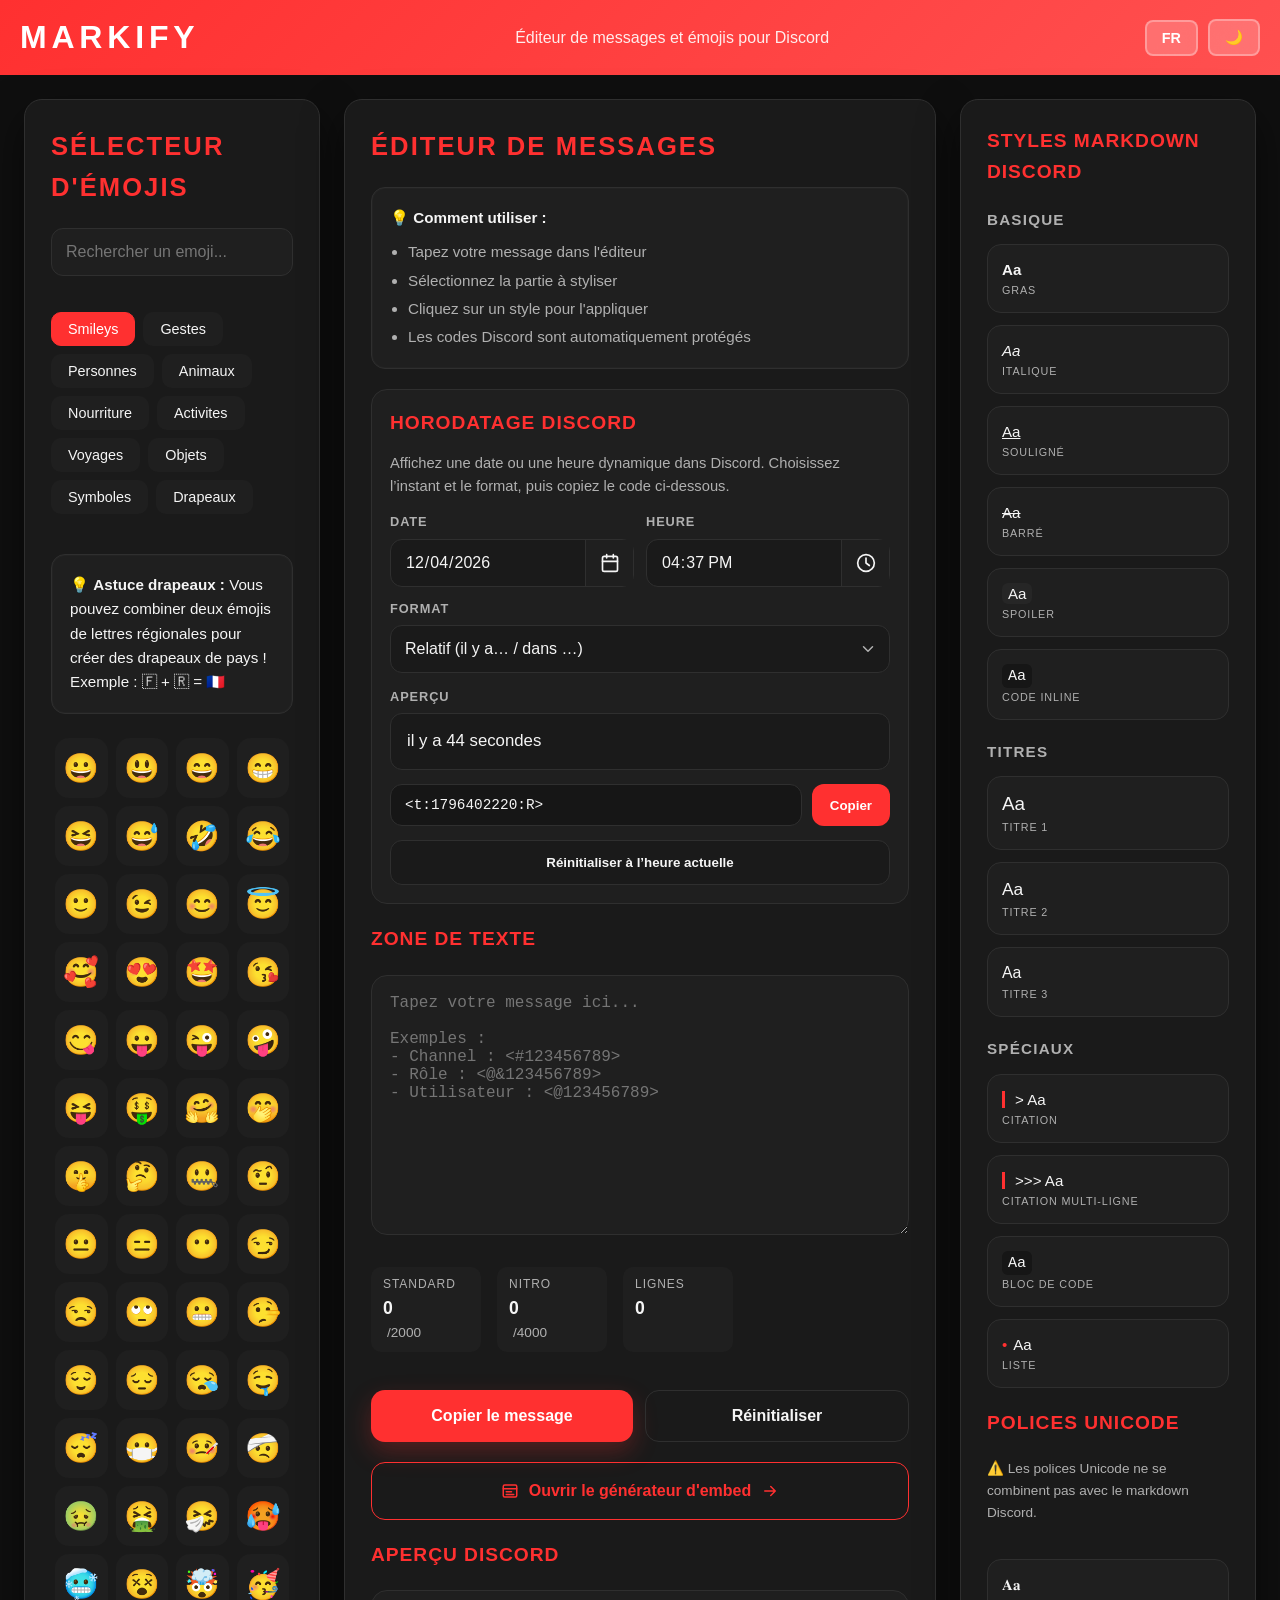
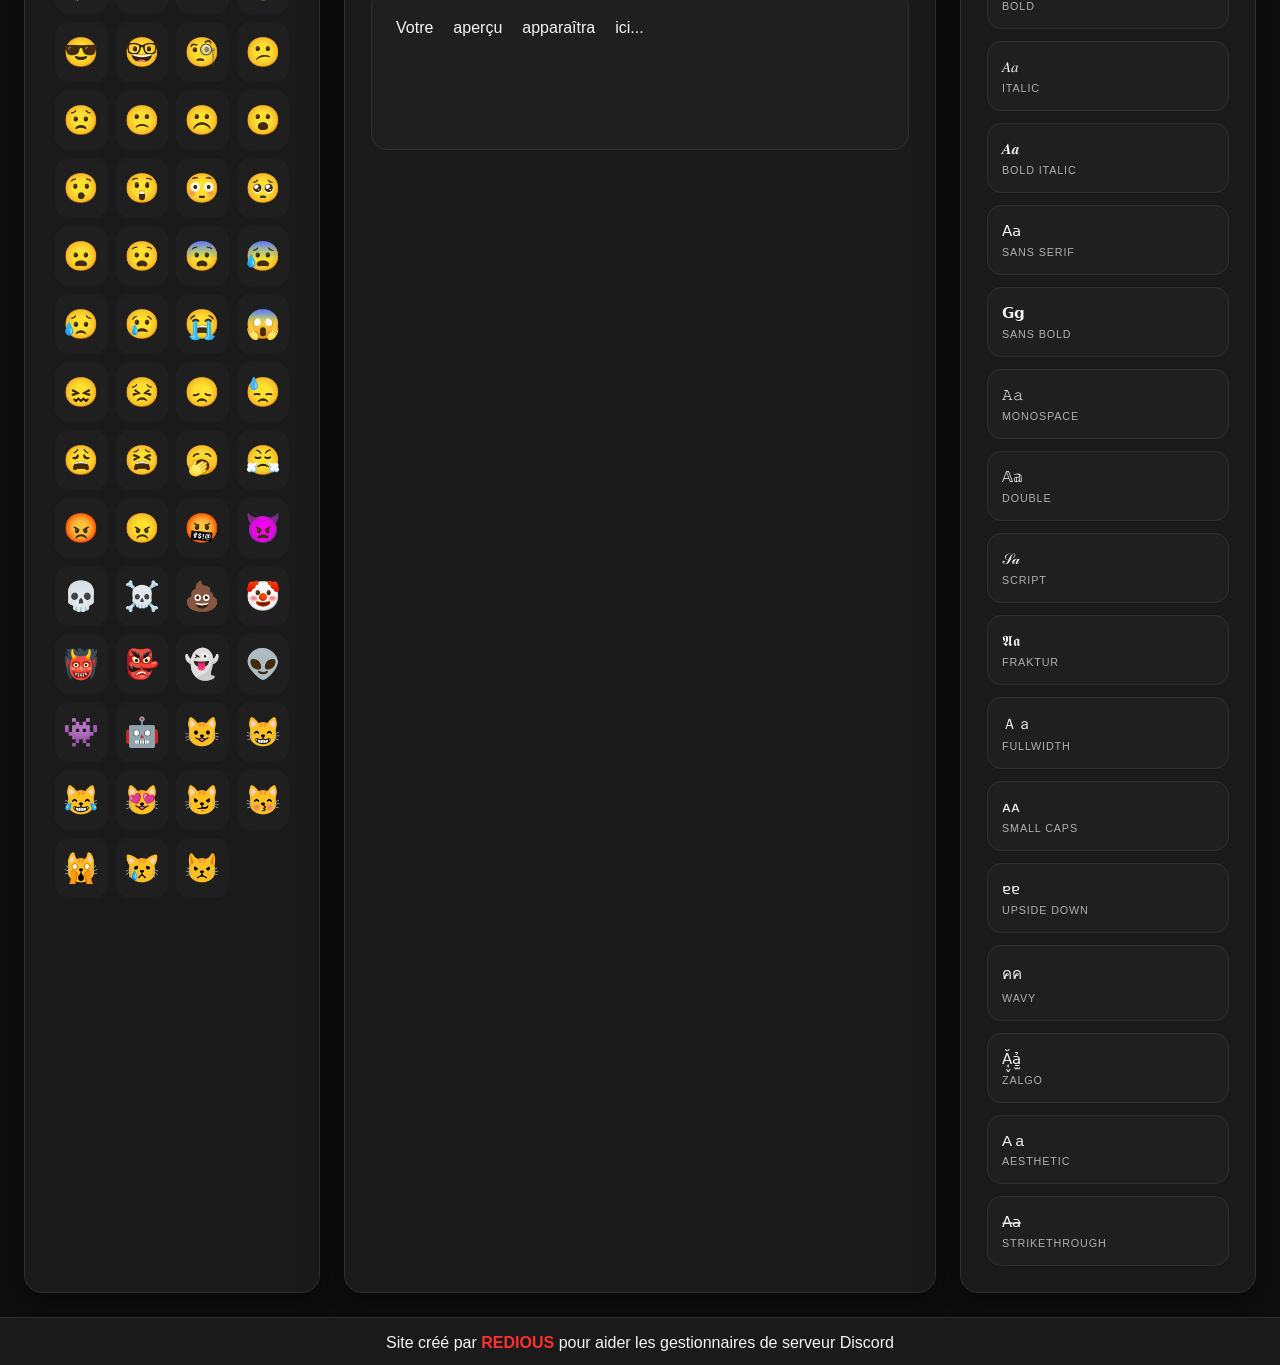
<file: index.html>
<!DOCTYPE html>
<html lang="fr">
<head>
    <meta charset="UTF-8">
    <meta name="viewport" content="width=device-width, initial-scale=1.0">
    <title>Markify - Emoji & Message Editor</title>
    <meta name="description" content="Composez rapidement vos messages Discord avec Markdown, emojis et polices Unicode grâce à Markify.">
    <meta property="og:title" content="Markify – Éditeur Markdown & Emojis pour Discord">
    <meta property="og:description" content="Préparez, prévisualisez et copiez vos messages Discord avec styles, emojis et polices personnalisées.">
    <meta property="og:type" content="website">
    <meta property="og:url" content="https://devredious.github.io/discord_tools_no_official/">
    <meta property="og:locale" content="fr_FR">
    <meta property="og:image" content="https://devredious.github.io/discord_tools_no_official/markify-share1.png">
    <meta property="og:image:secure_url" content="https://devredious.github.io/discord_tools_no_official/markify-share1.png">
    <meta property="og:image:type" content="image/png">
    <meta property="og:image:width" content="1200">
    <meta property="og:image:height" content="630">
    <meta name="twitter:card" content="summary_large_image">
    <meta name="twitter:title" content="Markify – Éditeur Markdown & Emojis pour Discord">
    <meta name="twitter:description" content="Préparez, prévisualisez et copiez vos messages Discord avec styles, emojis et polices personnalisées.">
    <meta name="twitter:image" content="https://devredious.github.io/discord_tools_no_official/markify-share1.png">
    <meta name="twitter:image:alt" content="Markify – Éditeur Markdown & Emojis pour Discord">
    <link rel="stylesheet" href="style.css">
    <link rel="icon" type="image/svg+xml" href="favicon.svg">
</head>
<body>
    <script>try{if(localStorage.getItem('markify-theme')==='light')document.body.classList.add('light');}catch(e){}</script>
    <header>
        <h1>MARKIFY</h1>
        <p id="subtitle">Éditeur de messages et émojis pour Discord</p>
        <div class="controls">
            <button class="control-btn" id="langBtn">FR</button>
            <button class="control-btn" id="themeBtn">🌙</button>
        </div>
    </header>

    <div class="main-container">
        <!-- EMOJI COLUMN -->
        <section class="column column-emoji">
            <h2 class="column-title"><span id="emojiTitle">Sélecteur d'Émojis</span></h2>

            <input type="text" id="emojiSearch" class="search-box" placeholder="Rechercher un emoji...">

            <div class="tabs" id="emojiTabs"></div>

            <div id="flagInfo" class="info-box" style="display:none;">
                💡 <strong>Astuce drapeaux :</strong> Vous pouvez combiner deux émojis de lettres régionales pour créer des drapeaux de pays !<br>
                Exemple : 🇫 + 🇷 = 🇫🇷
            </div>

            <div class="emoji-grid" id="emojiGrid"></div>
        </section>

        <!-- TEXT EDITOR COLUMN -->
        <section class="column column-editor">
            <h2 class="column-title"><span id="editorTitle">Éditeur de Messages</span></h2>

            <div class="info-box">
                💡 <strong id="editorInfoTitle">Comment utiliser :</strong>
                <div id="editorInfoText">
                    <ul>
                        <li>Tapez votre message dans l'éditeur</li>
                        <li>Sélectionnez la partie à styliser</li>
                        <li>Cliquez sur un style pour l'appliquer</li>
                        <li>Les codes Discord sont automatiquement protégés</li>
                    </ul>
                </div>
            </div>

            <div class="timestamp-tool" id="timestampTool">
                <div class="section-header" id="timestampBlockTitle"></div>
                <p class="timestamp-intro" id="timestampIntro"></p>
                <div class="timestamp-fields">
                    <div class="timestamp-field timestamp-tap">
                        <label for="tsDate" id="tsDateLabel"></label>
                        <div class="timestamp-input-shell">
                            <input type="date" id="tsDate" class="timestamp-input timestamp-input-in-shell" autocomplete="off">
                            <button type="button" class="timestamp-icon-btn" id="tsDateBtn" aria-label="Ouvrir le calendrier" title="Ouvrir le calendrier">
                                <svg class="timestamp-svg" xmlns="http://www.w3.org/2000/svg" width="20" height="20" viewBox="0 0 24 24" fill="none" stroke="currentColor" stroke-width="2" stroke-linecap="round" stroke-linejoin="round" aria-hidden="true"><rect x="3" y="4" width="18" height="18" rx="2"/><path d="M16 2v4M8 2v4M3 10h18"/></svg>
                            </button>
                        </div>
                    </div>
                    <div class="timestamp-field timestamp-tap">
                        <label for="tsTime" id="tsTimeLabel"></label>
                        <div class="timestamp-input-shell">
                            <input type="time" id="tsTime" class="timestamp-input timestamp-input-in-shell" step="60" autocomplete="off">
                            <button type="button" class="timestamp-icon-btn" id="tsTimeBtn" aria-label="Ouvrir le sélecteur d'heure" title="Ouvrir le sélecteur d'heure">
                                <svg class="timestamp-svg" xmlns="http://www.w3.org/2000/svg" width="20" height="20" viewBox="0 0 24 24" fill="none" stroke="currentColor" stroke-width="2" stroke-linecap="round" stroke-linejoin="round" aria-hidden="true"><circle cx="12" cy="12" r="10"/><path d="M12 6v6l4 3"/></svg>
                            </button>
                        </div>
                    </div>
                    <div class="timestamp-field timestamp-field-wide">
                        <label for="tsStyle" id="tsStyleLabel"></label>
                        <select id="tsStyle" class="timestamp-input timestamp-select"></select>
                    </div>
                </div>
                <div class="timestamp-field">
                    <span class="timestamp-preview-label" id="tsPreviewLabel"></span>
                    <div id="tsPreview" class="timestamp-preview" aria-live="polite"></div>
                </div>
                <div class="timestamp-code-row">
                    <input type="text" id="tsOutput" class="timestamp-code-input" readonly>
                    <button type="button" class="timestamp-copy-btn" id="tsCopyBtn"></button>
                </div>
                <button type="button" class="timestamp-reset-full" id="tsResetBtn"></button>
            </div>

            <div class="editor-workspace">
                <div class="section-header" id="textEditorTitle">Zone de Texte</div>
                <textarea id="messageEditor" class="message-editor" placeholder="Tapez votre message ici..."></textarea>

                <div class="editor-stats">
                    <div class="stat-item">
                        <span class="stat-label">Standard</span>
                        <span id="charCount" class="stat-value">0</span><span class="stat-total">/2000</span>
                    </div>
                    <div class="stat-item">
                        <span class="stat-label">Nitro</span>
                        <span id="charCountNitro" class="stat-value">0</span><span class="stat-total">/4000</span>
                    </div>
                    <div class="stat-item">
                        <span class="stat-label">Lignes</span>
                        <span id="lineCount" class="stat-value">0</span>
                    </div>
                </div>

                <div class="button-group">
                    <button type="button" class="copy-btn">
                        <span id="copyBtnText">Copier le message</span>
                    </button>
                    <button type="button" class="reset-btn">
                        <span id="resetBtnText">Réinitialiser</span>
                    </button>
                </div>

                <a href="embed.html" class="embed-link-btn" id="embedLink">
                    <svg class="embed-link-icon" xmlns="http://www.w3.org/2000/svg" width="18" height="18" viewBox="0 0 24 24" fill="none" stroke="currentColor" stroke-width="2" stroke-linecap="round" stroke-linejoin="round" aria-hidden="true"><rect x="3" y="4" width="18" height="16" rx="2"/><path d="M3 9h18M7 13h7M7 16.5h10"/></svg>
                    <span id="embedLinkText">Ouvrir le générateur d'embed</span>
                    <svg class="embed-link-arrow" xmlns="http://www.w3.org/2000/svg" width="18" height="18" viewBox="0 0 24 24" fill="none" stroke="currentColor" stroke-width="2" stroke-linecap="round" stroke-linejoin="round" aria-hidden="true"><path d="M5 12h14M13 6l6 6-6 6"/></svg>
                </a>

                <div class="section-header" id="previewTitle">Aperçu Discord</div>
                <div id="messagePreview" class="preview-box">Votre aperçu apparaîtra ici...</div>

            </div>
        </section>

        <!-- STYLES COLUMN -->
        <section class="column column-styles">
            <div class="section-header" id="markdownTitle">Styles Markdown Discord</div>

            <div class="style-family">
                <div class="style-group-header" id="basicMarkdownTitle">Basique</div>
                <div class="style-grid" id="basicMarkdown"></div>
            </div>

            <div class="style-family">
                <div class="style-group-header" id="headingMarkdownTitle">Titres</div>
                <div class="style-grid" id="headingMarkdown"></div>
            </div>

            <div class="style-family">
                <div class="style-group-header" id="specialMarkdownTitle">Spéciaux</div>
                <div class="style-grid" id="specialMarkdown"></div>
            </div>

            <div class="section-header" id="fontsTitle">Polices Unicode</div>
            <p class="info-note" id="fontsInfo">⚠️ Combiner Markdown et polices Unicode peut altérer l'affichage final sur Discord.</p>
            <div class="style-grid unicode-grid" id="fontGrid"></div>
        </section>
    </div>

    <footer>
        <p><span id="footerText">Site créé par</span> <a href="https://discord.gg/6b4NYRNsRC" target="_blank" rel="noopener">REDIOUS</a> <span id="footerText2">pour aider les gestionnaires de serveur Discord</span></p>
    </footer>

    <div id="notification" class="notification"></div>

    <script src="script.js" type="module"></script>
</body>
</html>
</file>
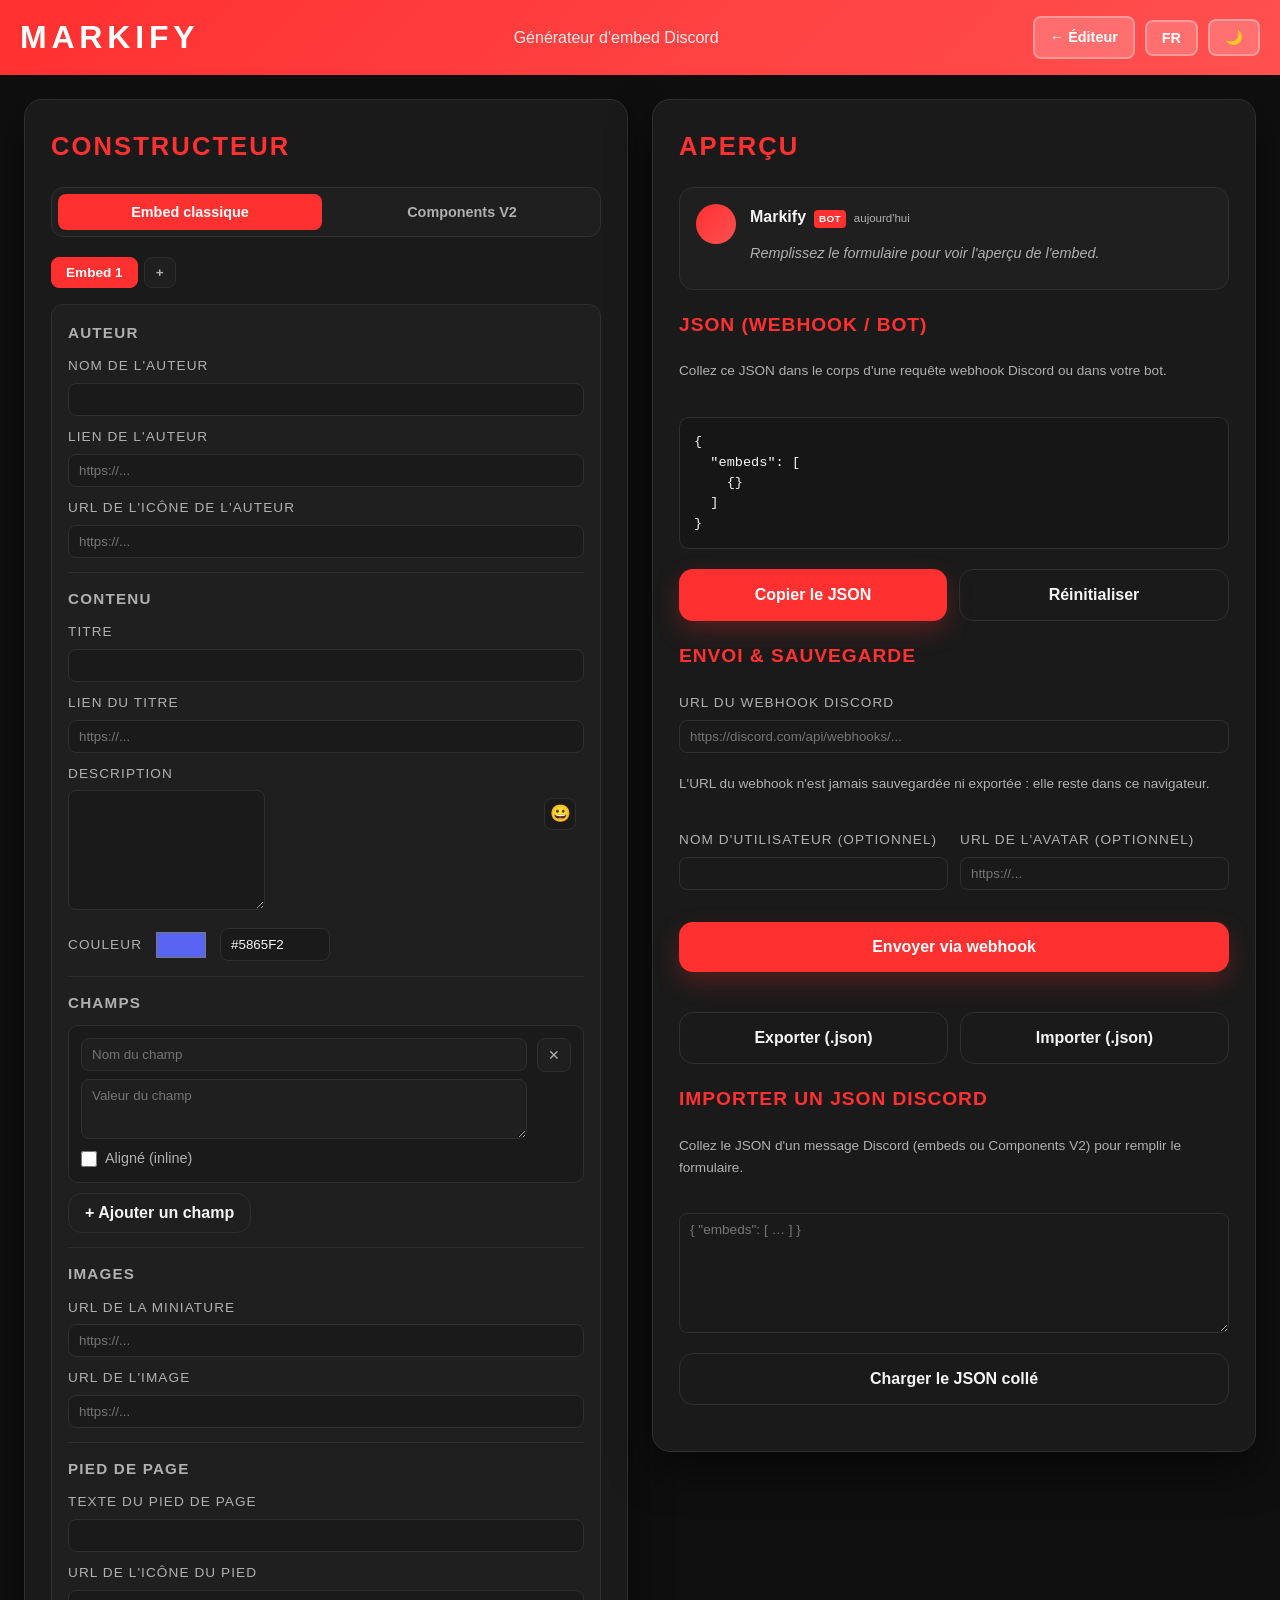
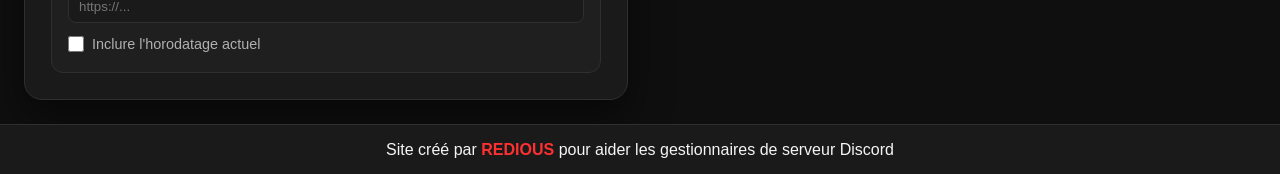
<file: embed.html>
<!DOCTYPE html>
<html lang="fr">
<head>
    <meta charset="UTF-8">
    <meta name="viewport" content="width=device-width, initial-scale=1.0">
    <title>Markify - Générateur d'embed Discord</title>
    <meta name="description" content="Construisez, prévisualisez et exportez des embeds Discord (JSON webhook/bot) avec Markify.">
    <link rel="stylesheet" href="style.css">
    <link rel="icon" type="image/svg+xml" href="favicon.svg">
</head>
<body>
    <script>try{if(localStorage.getItem('markify-theme')==='light')document.body.classList.add('light');}catch(e){}</script>
    <header>
        <h1>MARKIFY</h1>
        <p id="subtitle">Générateur d'embed Discord</p>
        <div class="controls">
            <a class="control-btn" id="backLink" href="index.html">← Éditeur</a>
            <button class="control-btn" id="langBtn">FR</button>
            <button class="control-btn" id="themeBtn">🌙</button>
        </div>
    </header>

    <div class="embed-container">
        <!-- BUILDER COLUMN -->
        <section class="column">
            <h2 class="column-title"><span id="builderTitle">Constructeur</span></h2>

            <div class="mode-toggle" role="tablist">
                <button type="button" class="mode-btn active" id="modeEmbedBtn" role="tab" aria-selected="true">Embed classique</button>
                <button type="button" class="mode-btn" id="modeV2Btn" role="tab" aria-selected="false">Components V2</button>
            </div>

            <div id="embedPane">
            <div class="embed-tabs" id="embedTabs"></div>
            <div class="embed-builder">
                <!-- AUTHOR -->
                <div class="embed-group">
                    <div class="style-group-header" id="authorLegend">Auteur</div>
                    <div class="embed-field">
                        <label for="authorName" id="authorNameLabel">Nom de l'auteur</label>
                        <input type="text" id="authorName" maxlength="256" autocomplete="off">
                    </div>
                    <div class="embed-field">
                        <label for="authorUrl" id="authorUrlLabel">Lien de l'auteur</label>
                        <input type="text" id="authorUrl" autocomplete="off" placeholder="https://...">
                    </div>
                    <div class="embed-field">
                        <label for="authorIcon" id="authorIconLabel">URL de l'icône de l'auteur</label>
                        <input type="text" id="authorIcon" autocomplete="off" placeholder="https://...">
                    </div>
                </div>

                <!-- BODY -->
                <div class="embed-group">
                    <div class="style-group-header" id="bodyLegend">Contenu</div>
                    <div class="embed-field">
                        <label for="embedTitle" id="titleLabel">Titre</label>
                        <input type="text" id="embedTitle" maxlength="256" autocomplete="off">
                    </div>
                    <div class="embed-field">
                        <label for="titleUrl" id="titleUrlLabel">Lien du titre</label>
                        <input type="text" id="titleUrl" autocomplete="off" placeholder="https://...">
                    </div>
                    <div class="embed-field">
                        <label for="embedDescription" id="descriptionLabel">Description</label>
                        <div class="field-with-emoji">
                            <textarea id="embedDescription" maxlength="4096"></textarea>
                            <button type="button" class="emoji-trigger" id="emojiBtn" title="Emojis" aria-label="Emojis">😀</button>
                            <div class="emoji-popover" id="emojiPopover" hidden>
                                <input type="text" id="emojiPopoverSearch" class="emoji-popover-search" autocomplete="off" placeholder="Rechercher…">
                                <div class="emoji-popover-grid" id="emojiPopoverGrid"></div>
                            </div>
                        </div>
                    </div>
                    <div class="embed-field color-field">
                        <label for="embedColor" id="colorLabel">Couleur</label>
                        <input type="color" id="embedColor" value="#5865f2">
                        <input type="text" id="embedColorHex" class="color-hex" value="#5865F2" maxlength="7" autocomplete="off" spellcheck="false">
                    </div>
                </div>

                <!-- FIELDS -->
                <div class="embed-group">
                    <div class="style-group-header" id="fieldsLegend">Champs</div>
                    <div id="fieldsList" class="embed-fields-list"></div>
                    <button type="button" class="reset-btn embed-add-btn" id="addFieldBtn">+ <span id="addFieldText">Ajouter un champ</span></button>
                </div>

                <!-- IMAGES -->
                <div class="embed-group">
                    <div class="style-group-header" id="mediaLegend">Images</div>
                    <div class="embed-field">
                        <label for="thumbnailUrl" id="thumbnailLabel">URL de la miniature</label>
                        <input type="text" id="thumbnailUrl" autocomplete="off" placeholder="https://...">
                    </div>
                    <div class="embed-field">
                        <label for="imageUrl" id="imageLabel">URL de l'image</label>
                        <input type="text" id="imageUrl" autocomplete="off" placeholder="https://...">
                    </div>
                </div>

                <!-- FOOTER -->
                <div class="embed-group">
                    <div class="style-group-header" id="footerLegend">Pied de page</div>
                    <div class="embed-field">
                        <label for="footerText" id="footerTextLabel">Texte du pied de page</label>
                        <input type="text" id="footerText" maxlength="2048" autocomplete="off">
                    </div>
                    <div class="embed-field">
                        <label for="footerIcon" id="footerIconLabel">URL de l'icône du pied</label>
                        <input type="text" id="footerIcon" autocomplete="off" placeholder="https://...">
                    </div>
                    <label class="embed-checkbox">
                        <input type="checkbox" id="timestampToggle">
                        <span id="timestampLabel">Inclure l'horodatage actuel</span>
                    </label>
                </div>
            </div>
            </div>

            <div id="v2Pane" hidden>
                <p class="info-note" id="v2Intro">Components V2 : construisez le message par blocs. Le JSON utilise le flag 32768 et remplace complètement content/embeds.</p>
                <div class="v2-toolbar" id="v2Toolbar"></div>
                <div class="v2-blocks" id="v2Root"></div>
            </div>
        </section>

        <!-- PREVIEW & OUTPUT COLUMN -->
        <section class="column">
            <h2 class="column-title"><span id="previewColTitle">Aperçu</span></h2>

            <div class="discord-preview">
                <div class="discord-message">
                    <div class="discord-avatar"></div>
                    <div class="discord-message-body">
                        <div class="discord-message-header">
                            <span class="discord-username" id="botName">Markify</span>
                            <span class="discord-bot-tag">BOT</span>
                            <span class="discord-message-time" id="botTime">aujourd'hui</span>
                        </div>
                        <div id="embedPreview" class="discord-embed-wrapper"></div>
                    </div>
                </div>
            </div>

            <div class="section-header" id="jsonTitle">JSON (webhook / bot)</div>
            <p class="info-note" id="jsonInfo">Collez ce JSON dans le corps d'une requête webhook Discord ou dans votre bot.</p>
            <pre id="embedOutput" class="embed-output"></pre>
            <div id="validationPanel" class="validation-panel" hidden></div>

            <div class="button-group">
                <button type="button" class="copy-btn" id="copyJsonBtn"><span id="copyJsonText">Copier le JSON</span></button>
                <button type="button" class="reset-btn" id="resetBtn"><span id="resetText">Réinitialiser</span></button>
            </div>

            <div class="section-header" id="deliveryTitle">Envoi & sauvegarde</div>

            <div class="embed-field">
                <label for="webhookUrl" id="webhookLabel">URL du webhook Discord</label>
                <input type="text" id="webhookUrl" autocomplete="off" spellcheck="false" placeholder="https://discord.com/api/webhooks/...">
            </div>
            <p class="info-note" id="webhookInfo">L'URL du webhook n'est jamais sauvegardée ni exportée : elle reste dans ce navigateur.</p>
            <div class="webhook-overrides">
                <div class="embed-field">
                    <label for="webhookUsername" id="webhookUsernameLabel">Nom d'utilisateur (optionnel)</label>
                    <input type="text" id="webhookUsername" maxlength="80" autocomplete="off">
                </div>
                <div class="embed-field">
                    <label for="webhookAvatar" id="webhookAvatarLabel">URL de l'avatar (optionnel)</label>
                    <input type="text" id="webhookAvatar" autocomplete="off" placeholder="https://...">
                </div>
            </div>
            <div class="button-group">
                <button type="button" class="copy-btn" id="sendWebhookBtn"><span id="sendText">Envoyer via webhook</span></button>
            </div>
            <p class="embed-status" id="webhookStatus" role="status" aria-live="polite"></p>

            <div class="button-group">
                <button type="button" class="reset-btn" id="exportBtn"><span id="exportText">Exporter (.json)</span></button>
                <button type="button" class="reset-btn" id="importBtn"><span id="importText">Importer (.json)</span></button>
            </div>
            <input type="file" id="importFile" accept="application/json,.json" hidden>

            <div class="section-header" id="importJsonTitle">Importer un JSON Discord</div>
            <p class="info-note" id="importJsonInfo">Collez le JSON d'un message Discord (embeds ou Components V2) pour remplir le formulaire.</p>
            <div class="embed-field">
                <textarea id="pasteJson" class="paste-json" spellcheck="false" placeholder='{ "embeds": [ … ] }'></textarea>
            </div>
            <div class="button-group">
                <button type="button" class="reset-btn" id="loadPasteBtn"><span id="loadPasteText">Charger le JSON collé</span></button>
            </div>
            <p class="embed-status" id="pasteStatus" role="status" aria-live="polite"></p>
        </section>
    </div>

    <footer>
        <p><span id="footerCredit">Site créé par</span> <a href="https://discord.gg/6b4NYRNsRC" target="_blank" rel="noopener">REDIOUS</a> <span id="footerCredit2">pour aider les gestionnaires de serveur Discord</span></p>
    </footer>

    <div id="notification" class="notification"></div>

    <script src="embed.js" type="module"></script>
</body>
</html>
</file>
<file: style.css>
* {
    margin: 0;
    padding: 0;
    box-sizing: border-box;
}

html,
body {
    height: 100%;
}

:root {
    --bg-primary: #0f0f0f;
    --bg-secondary: #1a1a1a;
    --bg-tertiary: #1f1f1f;
    --bg-hover: #262626;
    --text-primary: #f5f5f5;
    --text-secondary: #b0b0b0;
    --accent: #ff3030;
    --accent-hover: #ff5050;
    --success: #5fd7a4;
    --warning: #ffd166;
    --error: #ff6b6b;
    --border: #2f2f2f;
    --code-bg: #161616;
    --shadow: rgba(0, 0, 0, 0.5);
}

body.light {
    --bg-primary: #ffffff;
    --bg-secondary: #f5f5f5;
    --bg-tertiary: #f0f0f0;
    --bg-hover: #e2e2e2;
    --text-primary: #1a1a1a;
    --text-secondary: #4c4c4c;
    --accent: #c10000;
    --accent-hover: #ff0000;
    --success: #1f7a56;
    --warning: #b35c00;
    --error: #d60032;
    --border: #d6d6d6;
    --code-bg: #e7e7e7;
    --shadow: rgba(0, 0, 0, 0.15);
}

body {
    font-family: 'Segoe UI', Tahoma, Geneva, Verdana, sans-serif;
    background: var(--bg-primary);
    color: var(--text-primary);
    line-height: 1.6;
    transition: background 0.3s, color 0.3s;
    min-height: 100%;
    display: flex;
    flex-direction: column;
}

.emoji-item, #messagePreview {
    font-family: "Apple Color Emoji", "Segoe UI Emoji", "Noto Color Emoji", "Android Emoji", "Twemoji Mozilla", "EmojiOne Color", sans-serif;
}

/* HEADER */
header {
    background: linear-gradient(135deg, var(--accent), var(--accent-hover));
    padding: 12px 20px;
    display: flex;
    align-items: center;
    flex-wrap: wrap;
    gap: 20px;
}

header h1 {
    font-size: 2em;
    color: #fff;
    letter-spacing: 0.15em;
    margin: 0;
}

header p {
    color: rgba(255, 255, 255, 0.9);
    font-size: 1em;
    flex: 1;
    text-align: center;
    margin: 0;
}

/* CONTROLS */
.controls {
    display: flex;
    gap: 10px;
    align-items: center;
    margin-left: auto;
}

.control-btn {
    background: rgba(255, 255, 255, 0.2);
    border: 2px solid rgba(255, 255, 255, 0.3);
    color: #fff;
    padding: 8px 15px;
    border-radius: 8px;
    cursor: pointer;
    font-size: 0.9em;
    font-weight: 600;
    transition: all 0.3s;
    -webkit-backdrop-filter: blur(10px);
    backdrop-filter: blur(10px);
}

.control-btn:hover {
    background: rgba(255, 255, 255, 0.3);
    transform: translateY(-2px);
}

/* MAIN LAYOUT */
.main-container {
    display: grid;
    grid-template-columns: minmax(0, 1fr) minmax(0, 2fr) minmax(0, 1fr);
    grid-template-areas: "emoji editor styles";
    gap: 24px;
    padding: 24px;
    max-width: 1700px;
    margin: 0 auto;
    width: 100%;
    flex: 1;
}

.column {
    background: var(--bg-secondary);
    border-radius: 18px;
    border: 1px solid var(--border);
    padding: 26px;
    box-shadow: 0 18px 40px var(--shadow);
    display: flex;
    flex-direction: column;
    gap: 20px;
    transition: transform 0.3s ease, box-shadow 0.3s ease;
    overflow: hidden;
    min-height: 0;
}

.column:hover {
    transform: translateY(-2px);
    box-shadow: 0 22px 46px var(--shadow);
}

.column-emoji {
    grid-area: emoji;
}

.column-editor {
    grid-area: editor;
    overflow: visible;
}

.column-styles {
    grid-area: styles;
}

.column-title {
    font-size: 1.6em;
    color: var(--accent);
    display: flex;
    align-items: center;
    gap: 10px;
    text-transform: uppercase;
    letter-spacing: 0.08em;
}

/* EMOJI SECTION */
.search-box {
    width: 100%;
    padding: 14px;
    background: var(--bg-tertiary);
    border: 1px solid var(--border);
    border-radius: 12px;
    color: var(--text-primary);
    font-size: 1em;
    margin-bottom: 16px;
    transition: border-color 0.3s ease, box-shadow 0.3s ease;
}

.search-box:focus {
    outline: none;
    border-color: var(--accent);
    box-shadow: 0 0 0 3px rgba(255, 48, 48, 0.2);
}

.tabs {
    display: flex;
    gap: 8px;
    flex-wrap: wrap;
    margin-bottom: 20px;
}

.tab {
    background: var(--bg-tertiary);
    color: var(--text-primary);
    border: 1px solid transparent;
    padding: 8px 16px;
    border-radius: 10px;
    cursor: pointer;
    font-size: 0.9em;
    transition: all 0.3s ease;
}

.tab:hover {
    background: var(--bg-hover);
    transform: translateY(-1px);
}

.tab.active {
    background: var(--accent);
    color: #fff;
    border-color: var(--accent);
}

.emoji-grid {
    display: grid;
    grid-template-columns: repeat(auto-fill, minmax(50px, 1fr));
    gap: 8px;
    overflow-y: auto;
    padding: 4px;
}

.emoji-item {
    background: var(--bg-tertiary);
    border: 1px solid transparent;
    border-radius: 14px;
    padding: 12px;
    font-size: 1.8em;
    text-align: center;
    cursor: pointer;
    transition: all 0.3s ease;
    display: flex;
    align-items: center;
    justify-content: center;
}

.emoji-item:hover {
    background: var(--bg-hover);
    border-color: var(--accent);
    transform: scale(1.12);
}

.emoji-item:active {
    transform: scale(1.04);
}

/* EDITOR SECTION */
.info-box {
    background: var(--bg-tertiary);
    padding: 18px;
    border-radius: 14px;
    border: 1px solid var(--border);
    box-shadow: inset 0 0 0 1px rgba(255, 255, 255, 0.02);
    font-size: 0.95em;
    line-height: 1.6;
}

.info-box ul {
    margin-top: 10px;
    margin-left: 18px;
    list-style: disc;
    color: var(--text-secondary);
}

.info-box li + li {
    margin-top: 4px;
}

.section-header {
    font-size: 1.2em;
    font-weight: 700;
    letter-spacing: 0.05em;
    text-transform: uppercase;
    color: var(--accent);
}

.style-group-header {
    font-size: 0.95em;
    font-weight: 600;
    color: var(--text-secondary);
    letter-spacing: 0.08em;
    text-transform: uppercase;
}

.style-family {
    display: flex;
    flex-direction: column;
    gap: 12px;
}

.style-grid {
    display: grid;
    grid-template-columns: repeat(auto-fill, minmax(150px, 1fr));
    gap: 12px;
}

.unicode-grid {
    grid-template-columns: repeat(auto-fill, minmax(180px, 1fr));
}

.style-btn {
    background: var(--bg-tertiary);
    border: 1px solid var(--border);
    color: var(--text-primary);
    padding: 16px 14px;
    border-radius: 14px;
    cursor: pointer;
    font-size: 0.9em;
    transition: all 0.3s ease;
    text-align: left;
    display: flex;
    flex-direction: column;
    gap: 6px;
    position: relative;
}

.style-btn::after {
    content: '';
    position: absolute;
    inset: 0;
    border-radius: 14px;
    border: 1px solid transparent;
    pointer-events: none;
    transition: border-color 0.3s ease;
}

.style-btn:hover {
    background: var(--bg-hover);
    transform: translateY(-2px);
}

.style-btn:hover::after,
.style-btn:focus-visible::after {
    border-color: var(--accent);
}

.style-btn.active {
    background: var(--accent);
    color: #fff;
    border-color: var(--accent);
}

.style-btn.active .style-caption {
    color: rgba(255, 255, 255, 0.85);
}

.style-preview {
    font-size: 1.05em;
}

.style-caption {
    font-size: 0.75em;
    letter-spacing: 0.08em;
    text-transform: uppercase;
    color: var(--text-secondary);
}

.preview-underline {
    text-decoration: underline;
}

.preview-spoiler {
    background: var(--bg-hover);
    padding: 2px 6px;
    border-radius: 6px;
}

.preview-code {
    background: var(--code-bg);
    padding: 3px 6px;
    border-radius: 6px;
    font-family: 'Consolas', 'Monaco', monospace;
}

.preview-heading.h1 {
    font-size: 1.25em;
}

.preview-heading.h2 {
    font-size: 1.15em;
}

.preview-heading.h3 {
    font-size: 1.05em;
}

.preview-quote {
    padding-left: 10px;
    border-left: 3px solid var(--accent);
}

.preview-list {
    display: flex;
    align-items: center;
    gap: 6px;
}

.preview-list::before {
    content: '•';
    color: var(--accent);
}

#messageEditor {
    width: 100%;
    min-height: 260px;
    padding: 18px;
    background: var(--bg-tertiary);
    border: 1px solid var(--border);
    border-radius: 16px;
    color: var(--text-primary);
    font-size: 1em;
    font-family: 'Consolas', 'Monaco', monospace;
    resize: vertical;
    transition: border-color 0.3s ease, box-shadow 0.3s ease;
}

#messageEditor:focus {
    outline: none;
    border-color: var(--accent);
    box-shadow: 0 0 0 3px rgba(255, 48, 48, 0.18);
}

.preview-box {
    background: var(--bg-tertiary);
    padding: 24px;
    border-radius: 16px;
    min-height: 160px;
    border: 1px solid var(--border);
    word-wrap: break-word;
    white-space: pre-wrap;
    font-family: 'Segoe UI', sans-serif;
    transition: border-color 0.3s ease;
}

.editor-workspace {
    display: flex;
    flex-direction: column;
    gap: 20px;
    flex: 1;
}

.button-group {
    display: flex;
    gap: 12px;
}

.copy-btn, .reset-btn {
    flex: 1;
    padding: 16px;
    border-radius: 14px;
    font-size: 1em;
    font-weight: 600;
    cursor: pointer;
    transition: all 0.3s ease;
    border: none;
}

.copy-btn {
    background: var(--accent);
    color: #fff;
    box-shadow: 0 10px 25px rgba(255, 48, 48, 0.25);
}

.copy-btn:hover {
    background: var(--accent-hover);
    transform: translateY(-2px);
}

.reset-btn {
    background: transparent;
    color: var(--text-primary);
    border: 1px solid var(--border);
}

.reset-btn:hover {
    background: var(--bg-hover);
    transform: translateY(-2px);
}

/* Embed generator CTA */
.embed-link-btn {
    display: flex;
    align-items: center;
    justify-content: center;
    gap: 10px;
    padding: 15px 18px;
    border-radius: 14px;
    border: 1px solid var(--accent);
    background: transparent;
    color: var(--accent);
    font-size: 1em;
    font-weight: 600;
    text-decoration: none;
    cursor: pointer;
    transition: background 0.25s ease, color 0.25s ease, transform 0.25s ease, box-shadow 0.25s ease;
}

.embed-link-btn:hover,
.embed-link-btn:focus-visible {
    background: var(--accent);
    color: #fff;
    transform: translateY(-2px);
    box-shadow: 0 10px 25px rgba(255, 48, 48, 0.25);
}

.embed-link-btn:focus-visible {
    outline: 3px solid var(--accent);
    outline-offset: 2px;
}

.embed-link-icon {
    flex-shrink: 0;
}

.embed-link-arrow {
    flex-shrink: 0;
    transition: transform 0.25s ease;
}

.embed-link-btn:hover .embed-link-arrow,
.embed-link-btn:focus-visible .embed-link-arrow {
    transform: translateX(4px);
}

.control-btn:focus-visible,
.tab:focus-visible,
.style-btn:focus-visible,
.emoji-item:focus-visible,
.copy-btn:focus-visible,
.reset-btn:focus-visible {
    outline: 3px solid var(--accent);
    outline-offset: 2px;
}

/* FOOTER */
footer {
    background: var(--bg-secondary);
    padding: 12px 20px;
    text-align: center;
    border-top: 1px solid var(--border);
    flex-shrink: 0;
}

footer a {
    color: var(--accent);
    text-decoration: none;
    font-weight: 600;
    transition: color 0.3s;
}

footer a:hover {
    color: var(--accent-hover);
    text-decoration: underline;
}

/* NOTIFICATION */
.notification {
    position: fixed;
    bottom: 30px;
    right: 30px;
    background: var(--bg-tertiary);
    color: var(--text-primary);
    padding: 16px 28px;
    border-radius: 14px;
    font-weight: 600;
    letter-spacing: 0.03em;
    opacity: 0;
    transform: translateY(20px);
    transition: all 0.3s ease;
    pointer-events: none;
    z-index: 1000;
    max-width: min(320px, calc(100% - 40px));
    width: max-content;
    border: 1px solid var(--border);
}

.notification.show {
    opacity: 1;
    transform: translateY(0);
}

.notification.success {
    background: var(--success);
    color: var(--bg-primary);
}

.notification.warning {
    background: var(--warning);
    color: var(--bg-primary);
}

.notification.error {
    background: var(--error);
    color: #fff;
}

.info-note {
    font-size: 0.85em;
    color: var(--text-secondary);
    margin-bottom: 15px;
}

.empty-state {
    text-align: center;
    padding: 30px 10px;
    color: var(--text-secondary);
    background: var(--bg-tertiary);
    border-radius: 10px;
}

.preview-box pre {
    background: var(--bg-hover);
    padding: 12px;
    border-radius: 8px;
    overflow-x: auto;
    font-family: 'Consolas', 'Monaco', monospace;
}

.preview-box blockquote {
    border-left: 4px solid var(--accent);
    margin: 10px 0;
    padding-left: 12px;
    color: var(--text-secondary);
}

.preview-box .preview-spoiler {
    background: var(--text-secondary);
    color: transparent;
    border-radius: 4px;
    padding: 0 4px;
}

.preview-box .preview-spoiler.revealed {
    color: inherit;
}

.preview-box .list-item {
    margin-left: 18px;
    color: var(--text-secondary);
}

/* RESPONSIVE */
@media (max-width: 1200px) {
    .main-container {
        grid-template-columns: 1fr;
        grid-template-areas:
            "emoji"
            "editor"
            "styles";
        gap: 20px;
    }

    .controls {
        justify-content: center;
        margin-top: 10px;
        margin-left: 0;
    }

    .column {
        max-height: none;
        overflow: visible;
        max-height: none;
    }
}

@media (max-width: 768px) {
    header {
        padding: 12px 16px;
    }

    .main-container {
        padding: 15px;
    }

    .column {
        padding: 20px;
    }

    .controls {
        flex-direction: column;
        align-items: stretch;
        width: 100%;
        gap: 8px;
        margin-left: 0;
    }

    .control-btn {
        width: 100%;
        text-align: center;
    }

    .notification {
        left: 50%;
        right: auto;
        transform: translateX(-50%) translateY(20px);
    }

    .notification.show {
        transform: translateX(-50%) translateY(0);
    }
}

/* SCROLLBAR */
::-webkit-scrollbar {
    width: 10px;
}

::-webkit-scrollbar-track {
    background: var(--bg-tertiary);
}

::-webkit-scrollbar-thumb {
    background: var(--border);
    border-radius: 5px;
}

::-webkit-scrollbar-thumb:hover {
    background: var(--accent);
}

/* --- Markify Enhancements --- */
.editor-stats {
    display: flex;
    gap: 16px;
    margin: 12px 0 18px;
    flex-wrap: wrap;
}

.stat-item {
    background: var(--bg-tertiary);
    padding: 8px 12px;
    border-radius: 10px;
    display: flex;
    flex-direction: column;
    min-width: 110px;
}

.stat-label {
    font-size: 0.75rem;
    text-transform: uppercase;
    letter-spacing: 0.08em;
    color: var(--text-secondary);
}

.stat-value {
    font-weight: 600;
    font-size: 1.1rem;
}

.stat-value.limit-warning {
    color: var(--warning);
}

.stat-value.limit-danger {
    color: var(--error);
}

.stat-total {
    font-size: 0.85rem;
    color: var(--text-secondary);
    margin-left: 4px;
}


















.embed-builder {
    background: var(--bg-tertiary);
    border-radius: 12px;
    padding: 16px;
    margin-top: 16px;
    border: 1px solid var(--border);
    display: flex;
    flex-direction: column;
    gap: 14px;
}

.embed-field {
    display: flex;
    flex-direction: column;
    gap: 6px;
}

.embed-field label {
    font-size: 0.85rem;
    text-transform: uppercase;
    letter-spacing: 0.08em;
    color: var(--text-secondary);
}

.embed-field input[type="text"],
.embed-field textarea {
    background: var(--bg-secondary);
    color: var(--text-primary);
    border: 1px solid var(--border);
    border-radius: 8px;
    padding: 8px 10px;
    font-family: inherit;
}

.embed-field textarea {
    min-height: 120px;
    resize: vertical;
}

.color-field {
    flex-direction: row;
    align-items: center;
    gap: 12px;
}

.color-field input[type="color"] {
    width: 54px;
    height: 34px;
    border: none;
    background: transparent;
    cursor: pointer;
}

.embed-actions {
    display: flex;
    gap: 12px;
    align-items: center;
}

.embed-status {
    font-size: 0.85rem;
    color: var(--text-secondary);
}

.embed-status.success {
    color: var(--success);
}

.embed-status.error {
    color: var(--error);
}

.embed-output {
    background: var(--code-bg);
    border: 1px solid var(--border);
    color: var(--text-primary);
    border-radius: 10px;
    padding: 14px;
    font-family: "Consolas", "Monaco", monospace;
    font-size: 0.85rem;
    line-height: 1.5;
    max-height: 320px;
    overflow: auto;
    white-space: pre;
    margin: 0;
}

/* Discord dynamic timestamp */
.timestamp-tool {
    background: var(--bg-tertiary);
    border-radius: 16px;
    border: 1px solid var(--border);
    padding: 18px;
    display: flex;
    flex-direction: column;
    gap: 14px;
    flex-shrink: 0;
}

body:not(.light) .timestamp-tool input[type="date"],
body:not(.light) .timestamp-tool input[type="time"] {
    color-scheme: dark;
}

body.light .timestamp-tool input[type="date"],
body.light .timestamp-tool input[type="time"] {
    color-scheme: light;
}

.timestamp-input-shell {
    display: flex;
    align-items: stretch;
    background: var(--bg-secondary);
    border: 1px solid var(--border);
    border-radius: 12px;
    min-height: 48px;
    transition: border-color 0.2s ease, box-shadow 0.2s ease;
}

.timestamp-input-shell:focus-within {
    border-color: var(--accent);
    box-shadow: 0 0 0 3px rgba(255, 48, 48, 0.15);
}

.timestamp-input-in-shell {
    flex: 1;
    min-width: 0;
    border: none !important;
    border-radius: 0 !important;
    background: transparent !important;
    box-shadow: none !important;
    padding: 12px 8px 12px 14px !important;
    position: relative;
}

.timestamp-input-in-shell:focus {
    outline: none;
    box-shadow: none !important;
}

/* Une seule icône : masquer le sélecteur natif (Chromium / Safari / Edge) */
.timestamp-input-shell input[type="date"]::-webkit-calendar-picker-indicator,
.timestamp-input-shell input[type="time"]::-webkit-calendar-picker-indicator {
    opacity: 0;
    position: absolute;
    inset: 0;
    width: 100%;
    height: 100%;
    margin: 0;
    padding: 0;
    cursor: pointer;
}

.timestamp-input-shell input[type="date"]::-webkit-clear-button,
.timestamp-input-shell input[type="time"]::-webkit-clear-button {
    display: none;
}

/* Firefox : icône calendrier native */
.timestamp-input-shell input[type="date"]::-moz-calendar-picker-indicator {
    opacity: 0;
    position: absolute;
    inset: 0;
    width: 100%;
    height: 100%;
    cursor: pointer;
}

.timestamp-icon-btn {
    flex-shrink: 0;
    width: 48px;
    display: flex;
    align-items: center;
    justify-content: center;
    border: none;
    border-left: 1px solid var(--border);
    background: var(--bg-tertiary);
    color: var(--text-primary);
    cursor: pointer;
    transition: background 0.2s ease, color 0.2s ease;
}

.timestamp-icon-btn:hover {
    background: var(--accent);
    color: #fff;
}

.timestamp-svg {
    display: block;
    pointer-events: none;
}

.timestamp-intro {
    font-size: 0.92em;
    color: var(--text-secondary);
    line-height: 1.55;
    margin: 0;
}

.timestamp-fields {
    display: grid;
    grid-template-columns: 1fr 1fr;
    gap: 12px;
}

.timestamp-field-wide {
    grid-column: 1 / -1;
}

.timestamp-tap {
    cursor: pointer;
}

.timestamp-field {
    display: flex;
    flex-direction: column;
    gap: 6px;
}

.timestamp-field label,
.timestamp-preview-label {
    font-size: 0.8rem;
    text-transform: uppercase;
    letter-spacing: 0.07em;
    color: var(--text-secondary);
    font-weight: 600;
}

.timestamp-input,
.timestamp-select {
    width: 100%;
    padding: 12px 14px;
    background: var(--bg-secondary);
    border: 1px solid var(--border);
    border-radius: 12px;
    color: var(--text-primary);
    font-size: 1em;
    font-family: inherit;
    transition: border-color 0.2s ease, box-shadow 0.2s ease;
}

.timestamp-input:focus,
.timestamp-select:focus {
    outline: none;
    border-color: var(--accent);
    box-shadow: 0 0 0 3px rgba(255, 48, 48, 0.15);
}

/* Menu déroulant du format d’horodatage (select natif : liste = OS, options partiellement stylables) */
select.timestamp-select {
    appearance: none;
    -webkit-appearance: none;
    -moz-appearance: none;
    min-height: 48px;
    padding: 12px 44px 12px 14px;
    cursor: pointer;
    font-weight: 500;
    line-height: 1.35;
    accent-color: var(--accent);
    background-image: url("data:image/svg+xml,%3Csvg xmlns='http://www.w3.org/2000/svg' width='20' height='20' viewBox='0 0 24 24' fill='none' stroke='%23b0b0b0' stroke-width='2' stroke-linecap='round' stroke-linejoin='round'%3E%3Cpath d='M6 9l6 6 6-6'/%3E%3C/svg%3E");
    background-repeat: no-repeat;
    background-position: right 12px center;
    background-size: 18px;
    background-color: var(--bg-secondary);
}

body.light select.timestamp-select {
    background-image: url("data:image/svg+xml,%3Csvg xmlns='http://www.w3.org/2000/svg' width='20' height='20' viewBox='0 0 24 24' fill='none' stroke='%234c4c4c' stroke-width='2' stroke-linecap='round' stroke-linejoin='round'%3E%3Cpath d='M6 9l6 6 6-6'/%3E%3C/svg%3E");
}

select.timestamp-select::-ms-expand {
    display: none;
}

select.timestamp-select:hover {
    border-color: var(--text-secondary);
    background-color: var(--bg-hover);
}

body:not(.light) select.timestamp-select {
    color-scheme: dark;
}

body.light select.timestamp-select {
    color-scheme: light;
}

select.timestamp-select option {
    background-color: var(--bg-secondary);
    color: var(--text-primary);
    font-weight: 500;
    padding: 0.5em 0.75em;
}

select.timestamp-select option:checked {
    background-color: var(--accent);
    color: #fff;
}

.timestamp-preview {
    background: var(--bg-secondary);
    border: 1px solid var(--border);
    border-radius: 12px;
    padding: 14px 16px;
    font-size: 1.05em;
    min-height: 2.5em;
    display: flex;
    align-items: center;
}

.timestamp-code-row {
    display: flex;
    gap: 10px;
    flex-wrap: wrap;
    align-items: stretch;
}

.timestamp-code-input {
    flex: 1;
    min-width: 0;
    padding: 12px 14px;
    background: var(--code-bg);
    border: 1px solid var(--border);
    border-radius: 12px;
    color: var(--text-primary);
    font-family: 'Consolas', 'Monaco', monospace;
    font-size: 0.9em;
}

.timestamp-copy-btn {
    padding: 12px 18px;
    border-radius: 12px;
    border: none;
    background: var(--accent);
    color: #fff;
    font-weight: 600;
    cursor: pointer;
    white-space: nowrap;
    transition: background 0.2s ease, transform 0.15s ease;
}

.timestamp-copy-btn:hover {
    background: var(--accent-hover);
}

.timestamp-copy-btn:active {
    transform: scale(0.98);
}

.timestamp-reset-full {
    width: 100%;
    padding: 14px;
    border-radius: 12px;
    border: 1px solid var(--border);
    background: var(--bg-secondary);
    color: var(--text-primary);
    font-weight: 600;
    cursor: pointer;
    transition: background 0.2s ease, border-color 0.2s ease;
}

.timestamp-reset-full:hover {
    background: var(--bg-hover);
    border-color: var(--accent);
}

@media (max-width: 520px) {
    .timestamp-fields {
        grid-template-columns: 1fr;
    }

    .timestamp-field-wide {
        grid-column: auto;
    }

    .timestamp-code-row {
        flex-direction: column;
    }

    .timestamp-copy-btn {
        width: 100%;
    }
}

/* ===================== EMBED GENERATOR ===================== */
.embed-container {
    display: grid;
    grid-template-columns: minmax(0, 1fr) minmax(0, 1fr);
    gap: 24px;
    padding: 24px;
    max-width: 1500px;
    margin: 0 auto;
    width: 100%;
    flex: 1;
    align-items: start;
}

a.control-btn {
    text-decoration: none;
    display: inline-flex;
    align-items: center;
}

.embed-group {
    display: flex;
    flex-direction: column;
    gap: 10px;
    padding-bottom: 14px;
    border-bottom: 1px solid var(--border);
}

.embed-group:last-child {
    border-bottom: none;
    padding-bottom: 0;
}

.color-hex {
    width: 110px;
    background: var(--bg-secondary);
    color: var(--text-primary);
    border: 1px solid var(--border);
    border-radius: 8px;
    padding: 8px 10px;
    font-family: 'Consolas', 'Monaco', monospace;
    text-transform: uppercase;
}

.embed-checkbox {
    display: flex;
    align-items: center;
    gap: 8px;
    font-size: 0.9rem;
    color: var(--text-secondary);
    cursor: pointer;
}

.embed-checkbox input {
    accent-color: var(--accent);
    width: 16px;
    height: 16px;
    cursor: pointer;
}

.embed-fields-list {
    display: flex;
    flex-direction: column;
    gap: 12px;
}

.embed-field-row {
    display: flex;
    gap: 10px;
    align-items: flex-start;
    background: var(--bg-secondary);
    border: 1px solid var(--border);
    border-radius: 10px;
    padding: 12px;
}

.embed-field-inputs {
    flex: 1;
    display: flex;
    flex-direction: column;
    gap: 8px;
    min-width: 0;
}

.embed-field-inputs input[type="text"],
.embed-field-inputs textarea {
    background: var(--bg-tertiary);
    color: var(--text-primary);
    border: 1px solid var(--border);
    border-radius: 8px;
    padding: 8px 10px;
    font-family: inherit;
    width: 100%;
}

.embed-field-inputs textarea {
    min-height: 60px;
    resize: vertical;
}

.field-remove {
    flex-shrink: 0;
    width: 34px;
    height: 34px;
    border: 1px solid var(--border);
    background: var(--bg-tertiary);
    color: var(--text-secondary);
    border-radius: 8px;
    cursor: pointer;
    font-size: 0.9rem;
    transition: all 0.2s ease;
}

.field-remove:hover {
    background: var(--error);
    color: #fff;
    border-color: var(--error);
}

.embed-add-btn {
    align-self: flex-start;
    padding: 10px 16px;
    flex: none;
}

/* ---- Discord-like preview ---- */
.discord-preview {
    background: var(--bg-tertiary);
    border: 1px solid var(--border);
    border-radius: 14px;
    padding: 16px;
}

.discord-message {
    display: flex;
    gap: 14px;
}

.discord-avatar {
    width: 40px;
    height: 40px;
    border-radius: 50%;
    background: linear-gradient(135deg, var(--accent), var(--accent-hover));
    flex-shrink: 0;
}

.discord-message-body {
    min-width: 0;
    flex: 1;
}

.discord-message-header {
    display: flex;
    align-items: baseline;
    gap: 8px;
    margin-bottom: 4px;
    flex-wrap: wrap;
}

.discord-username {
    font-weight: 600;
    color: var(--text-primary);
}

.discord-bot-tag {
    background: var(--accent);
    color: #fff;
    font-size: 0.62rem;
    font-weight: 700;
    letter-spacing: 0.03em;
    padding: 1px 5px;
    border-radius: 4px;
    text-transform: uppercase;
}

.discord-message-time {
    font-size: 0.72rem;
    color: var(--text-secondary);
}

.discord-embed-empty {
    color: var(--text-secondary);
    font-size: 0.9rem;
    font-style: italic;
    padding: 8px 0;
}

.discord-embed {
    display: grid;
    grid-template-columns: 1fr auto;
    gap: 12px;
    background: var(--bg-secondary);
    border-left: 4px solid var(--accent);
    border-radius: 4px;
    padding: 12px 16px;
    max-width: 440px;
}

.discord-embed-content {
    min-width: 0;
    display: flex;
    flex-direction: column;
    gap: 8px;
}

.discord-embed-author {
    display: flex;
    align-items: center;
    gap: 8px;
}

.discord-embed-author-icon {
    width: 24px;
    height: 24px;
    border-radius: 50%;
    object-fit: cover;
}

.discord-embed-author-name {
    font-size: 0.88rem;
    font-weight: 600;
    color: var(--text-primary);
    text-decoration: none;
}

a.discord-embed-author-name:hover {
    text-decoration: underline;
}

.discord-embed-title {
    font-size: 1rem;
    font-weight: 700;
    color: var(--text-primary);
    text-decoration: none;
    word-break: break-word;
}

a.discord-embed-title {
    color: #00a8fc;
}

a.discord-embed-title:hover {
    text-decoration: underline;
}

.discord-embed-description {
    font-size: 0.9rem;
    color: var(--text-secondary);
    word-break: break-word;
}

.discord-embed-description a,
.discord-embed-field-value a {
    color: #00a8fc;
    text-decoration: none;
}

.discord-embed-description a:hover,
.discord-embed-field-value a:hover {
    text-decoration: underline;
}

.md-code {
    background: var(--code-bg);
    border-radius: 4px;
    padding: 1px 4px;
    font-family: 'Consolas', 'Monaco', monospace;
    font-size: 0.85em;
}

.md-code-block {
    display: block;
    background: var(--code-bg);
    border: 1px solid var(--border);
    border-radius: 4px;
    padding: 8px 10px;
    margin: 2px 0;
    font-family: 'Consolas', 'Monaco', monospace;
    font-size: 0.85em;
    white-space: pre-wrap;
}

.md-spoiler {
    background: var(--text-secondary);
    color: transparent;
    border-radius: 4px;
    padding: 0 4px;
    cursor: pointer;
}

.md-spoiler:hover {
    color: var(--bg-primary);
}

.discord-embed-fields {
    display: grid;
    grid-template-columns: repeat(3, 1fr);
    gap: 8px;
}

.discord-embed-field {
    grid-column: 1 / -1;
    min-width: 0;
}

.discord-embed-field.inline {
    grid-column: span 1;
}

.discord-embed-field-name {
    font-size: 0.82rem;
    font-weight: 700;
    color: var(--text-primary);
    margin-bottom: 2px;
    word-break: break-word;
}

.discord-embed-field-value {
    font-size: 0.82rem;
    color: var(--text-secondary);
    white-space: pre-wrap;
    word-break: break-word;
}

.discord-embed-image {
    grid-column: 1 / -1;
    max-width: 100%;
    border-radius: 4px;
    margin-top: 4px;
}

.discord-embed-thumbnail {
    width: 80px;
    height: 80px;
    object-fit: cover;
    border-radius: 4px;
}

.discord-embed-footer {
    display: flex;
    align-items: center;
    gap: 8px;
    margin-top: 2px;
}

.discord-embed-footer-icon {
    width: 20px;
    height: 20px;
    border-radius: 50%;
    object-fit: cover;
}

.discord-embed-footer-text {
    font-size: 0.75rem;
    color: var(--text-secondary);
}

.img-broken {
    display: none;
}

@media (max-width: 900px) {
    .embed-container {
        grid-template-columns: 1fr;
    }
}

/* ===================== COMPONENTS V2 ===================== */
.mode-toggle {
    display: flex;
    gap: 8px;
    background: var(--bg-tertiary);
    border: 1px solid var(--border);
    border-radius: 12px;
    padding: 6px;
}

.mode-btn {
    flex: 1;
    padding: 10px 14px;
    border: none;
    border-radius: 8px;
    background: transparent;
    color: var(--text-secondary);
    font-weight: 600;
    font-size: 0.9rem;
    cursor: pointer;
    transition: all 0.2s ease;
}

.mode-btn:hover {
    color: var(--text-primary);
}

.mode-btn.active {
    background: var(--accent);
    color: #fff;
}

.v2-toolbar {
    display: flex;
    flex-wrap: wrap;
    gap: 8px;
    margin-bottom: 16px;
}

.v2-toolbar-nested {
    margin-top: 10px;
    margin-bottom: 0;
}

.v2-add-btn {
    background: var(--bg-secondary);
    border: 1px solid var(--border);
    color: var(--text-primary);
    border-radius: 8px;
    padding: 8px 12px;
    font-size: 0.85rem;
    font-weight: 600;
    cursor: pointer;
    transition: all 0.2s ease;
}

.v2-add-btn:hover {
    border-color: var(--accent);
    background: var(--bg-hover);
}

.v2-blocks {
    display: flex;
    flex-direction: column;
    gap: 14px;
}

.v2-card {
    background: var(--bg-tertiary);
    border: 1px solid var(--border);
    border-left: 3px solid var(--accent);
    border-radius: 10px;
    overflow: hidden;
}

.v2-card-header {
    display: flex;
    align-items: center;
    justify-content: space-between;
    padding: 8px 12px;
    background: var(--bg-secondary);
    border-bottom: 1px solid var(--border);
}

.v2-card-title {
    font-size: 0.8rem;
    font-weight: 700;
    text-transform: uppercase;
    letter-spacing: 0.06em;
    color: var(--accent);
}

.v2-card-controls {
    display: flex;
    gap: 4px;
}

.v2-icon-btn {
    width: 28px;
    height: 28px;
    border: 1px solid var(--border);
    background: var(--bg-tertiary);
    color: var(--text-secondary);
    border-radius: 6px;
    cursor: pointer;
    font-size: 0.75rem;
    transition: all 0.2s ease;
}

.v2-icon-btn:hover {
    background: var(--bg-hover);
    color: var(--text-primary);
    border-color: var(--accent);
}

.v2-card-body {
    padding: 12px;
    display: flex;
    flex-direction: column;
    gap: 10px;
}

.v2-card-body .embed-field label {
    font-size: 0.75rem;
}

.v2-card-body input[type="text"],
.v2-card-body input[type="number"],
.v2-card-body textarea,
.v2-select-input {
    background: var(--bg-secondary);
    color: var(--text-primary);
    border: 1px solid var(--border);
    border-radius: 8px;
    padding: 8px 10px;
    font-family: inherit;
    width: 100%;
}

.v2-card-body textarea {
    min-height: 70px;
    resize: vertical;
}

.v2-select-input {
    cursor: pointer;
}

.v2-subrow {
    display: flex;
    gap: 8px;
    align-items: flex-end;
    flex-wrap: wrap;
}

.v2-subrow .embed-field {
    flex: 1;
    min-width: 120px;
}

.v2-subrow .embed-checkbox {
    padding-bottom: 8px;
}

.v2-subcard {
    background: var(--bg-secondary);
    border: 1px solid var(--border);
    border-radius: 8px;
    padding: 10px;
    display: flex;
    flex-direction: column;
    gap: 8px;
}

.v2-subcard-header {
    display: flex;
    align-items: center;
    justify-content: space-between;
    font-size: 0.75rem;
    font-weight: 700;
    text-transform: uppercase;
    letter-spacing: 0.05em;
    color: var(--text-secondary);
}

.v2-nested {
    display: flex;
    flex-direction: column;
    gap: 10px;
    padding-left: 10px;
    border-left: 2px dashed var(--border);
}

/* ---- V2 preview ---- */
.v2-preview {
    display: flex;
    flex-direction: column;
    gap: 8px;
    max-width: 480px;
}

.v2-container {
    display: block;
}

.v2-container .discord-embed-content {
    gap: 8px;
}

.v2-spoilered {
    filter: blur(3px);
    opacity: 0.7;
}

.v2-section {
    display: flex;
    gap: 12px;
    align-items: flex-start;
    justify-content: space-between;
}

.v2-section-text {
    flex: 1;
    min-width: 0;
    display: flex;
    flex-direction: column;
    gap: 4px;
}

.v2-section .discord-embed-thumbnail {
    flex-shrink: 0;
}

.v2-accessory {
    flex-shrink: 0;
}

.v2-gallery {
    display: grid;
    grid-template-columns: repeat(auto-fill, minmax(90px, 1fr));
    gap: 4px;
}

.v2-gallery-img {
    width: 100%;
    aspect-ratio: 1 / 1;
    object-fit: cover;
    border-radius: 4px;
}

.v2-separator {
    height: 1px;
    background: var(--border);
    margin: 4px 0;
}

.v2-separator.large {
    margin: 10px 0;
}

.v2-separator.no-divider {
    background: transparent;
}

.v2-file {
    background: var(--bg-secondary);
    border: 1px solid var(--border);
    border-radius: 6px;
    padding: 8px 10px;
    font-size: 0.85rem;
    font-family: 'Consolas', 'Monaco', monospace;
}

.v2-actionrow {
    display: flex;
    flex-wrap: wrap;
    gap: 6px;
}

.v2-btn {
    display: inline-flex;
    align-items: center;
    padding: 6px 12px;
    border-radius: 6px;
    font-size: 0.85rem;
    font-weight: 600;
    color: #fff;
    text-decoration: none;
    cursor: pointer;
}

.v2-btn.disabled {
    opacity: 0.5;
    pointer-events: none;
}

.v2-btn-style-1 { background: #5865f2; }
.v2-btn-style-2 { background: #4e5058; }
.v2-btn-style-3 { background: #248046; }
.v2-btn-style-4 { background: #da373c; }
.v2-btn-style-5 { background: #4e5058; }

.v2-select {
    width: 100%;
    max-width: 300px;
    background: var(--bg-secondary);
    border: 1px solid var(--border);
    border-radius: 6px;
    padding: 8px 12px;
    font-size: 0.85rem;
    color: var(--text-secondary);
}

.v2-color-row {
    display: flex;
    gap: 10px;
    align-items: center;
}

.v2-color-row input[type="color"] {
    width: 48px;
    height: 34px;
    border: none;
    background: transparent;
    cursor: pointer;
    flex-shrink: 0;
}

.v2-color-hex {
    flex: 1;
    text-transform: uppercase;
    font-family: 'Consolas', 'Monaco', monospace;
}

/* ===================== IMPROVEMENTS: tabs, validation, emoji, paste ===================== */
.embed-tabs {
    display: flex;
    flex-wrap: wrap;
    gap: 6px;
    margin-bottom: 4px;
}

.embed-tab {
    background: var(--bg-tertiary);
    border: 1px solid var(--border);
    color: var(--text-secondary);
    border-radius: 8px;
    padding: 7px 14px;
    font-size: 0.85rem;
    font-weight: 600;
    cursor: pointer;
    transition: all 0.2s ease;
}

.embed-tab:hover {
    color: var(--text-primary);
    border-color: var(--accent);
}

.embed-tab.active {
    background: var(--accent);
    color: #fff;
    border-color: var(--accent);
}

.embed-tab-add,
.embed-tab-remove {
    padding: 7px 11px;
}

.embed-tab-remove:hover {
    background: var(--error);
    color: #fff;
    border-color: var(--error);
}

.validation-panel[hidden],
.emoji-popover[hidden] {
    display: none;
}

.validation-panel {
    display: flex;
    flex-direction: column;
    gap: 6px;
    margin-top: 10px;
    padding: 12px 14px;
    background: color-mix(in srgb, var(--warning) 12%, var(--bg-tertiary));
    border: 1px solid var(--warning);
    border-radius: 10px;
}

.validation-item {
    font-size: 0.85rem;
    color: var(--text-primary);
}

/* Emoji popover */
.field-with-emoji {
    position: relative;
}

.emoji-trigger {
    position: absolute;
    top: 8px;
    right: 8px;
    width: 32px;
    height: 32px;
    border: 1px solid var(--border);
    background: var(--bg-secondary);
    border-radius: 8px;
    cursor: pointer;
    font-size: 1.05rem;
    line-height: 1;
    transition: all 0.2s ease;
}

.emoji-trigger:hover {
    border-color: var(--accent);
    background: var(--bg-hover);
}

.emoji-popover {
    position: absolute;
    top: 44px;
    right: 0;
    z-index: 50;
    width: min(320px, 90vw);
    background: var(--bg-secondary);
    border: 1px solid var(--border);
    border-radius: 12px;
    box-shadow: 0 18px 40px var(--shadow);
    padding: 10px;
    display: flex;
    flex-direction: column;
    gap: 8px;
}

.emoji-popover-search {
    width: 100%;
    padding: 8px 10px;
    background: var(--bg-tertiary);
    border: 1px solid var(--border);
    border-radius: 8px;
    color: var(--text-primary);
    font-family: inherit;
}

.emoji-popover-grid {
    display: grid;
    grid-template-columns: repeat(auto-fill, minmax(34px, 1fr));
    gap: 2px;
    max-height: 220px;
    overflow-y: auto;
}

.emoji-cell {
    border: none;
    background: transparent;
    border-radius: 6px;
    padding: 4px;
    font-size: 1.3rem;
    cursor: pointer;
    transition: background 0.15s ease, transform 0.15s ease;
}

.emoji-cell:hover {
    background: var(--bg-hover);
    transform: scale(1.15);
}

.emoji-popover-none {
    grid-column: 1 / -1;
    text-align: center;
    color: var(--text-secondary);
    font-size: 0.85rem;
    padding: 12px;
}

/* Webhook overrides + paste importer */
.webhook-overrides {
    display: grid;
    grid-template-columns: 1fr 1fr;
    gap: 12px;
    margin-bottom: 12px;
}

.paste-json {
    width: 100%;
    min-height: 110px;
    resize: vertical;
    background: var(--code-bg);
    color: var(--text-primary);
    border: 1px solid var(--border);
    border-radius: 8px;
    padding: 10px;
    font-family: 'Consolas', 'Monaco', monospace;
    font-size: 0.85rem;
}

@media (max-width: 520px) {
    .webhook-overrides {
        grid-template-columns: 1fr;
    }
}

/* Markdown preview: headings / lists / quotes */
.md-h {
    display: inline-block;
    font-weight: 700;
    color: var(--text-primary);
}

.md-h1 { font-size: 1.3em; }
.md-h2 { font-size: 1.15em; }
.md-h3 { font-size: 1.05em; }

.md-li::before {
    content: '• ';
    color: var(--text-secondary);
}

.md-quote {
    display: inline-block;
    border-left: 3px solid var(--border);
    padding-left: 8px;
    color: var(--text-secondary);
}

.discord-embed-wrapper {
    display: flex;
    flex-direction: column;
    gap: 8px;
}
</file>
